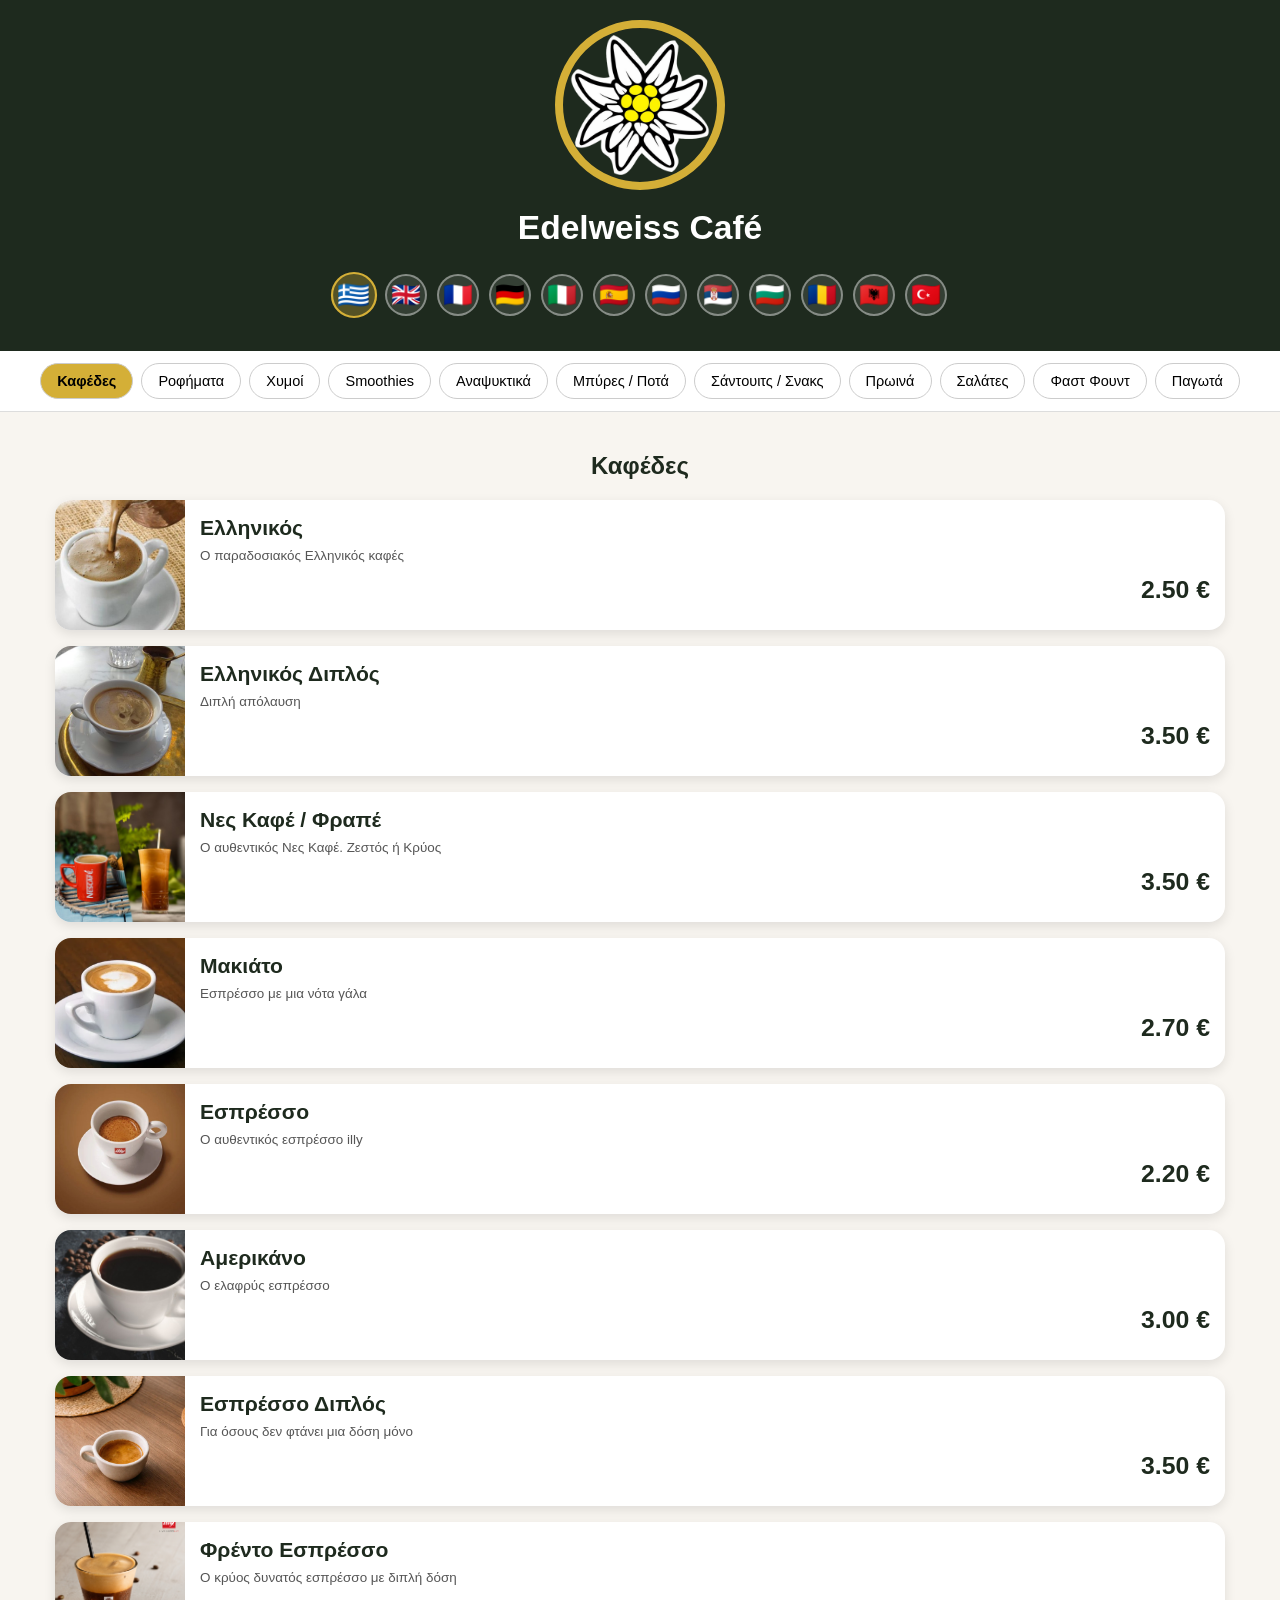
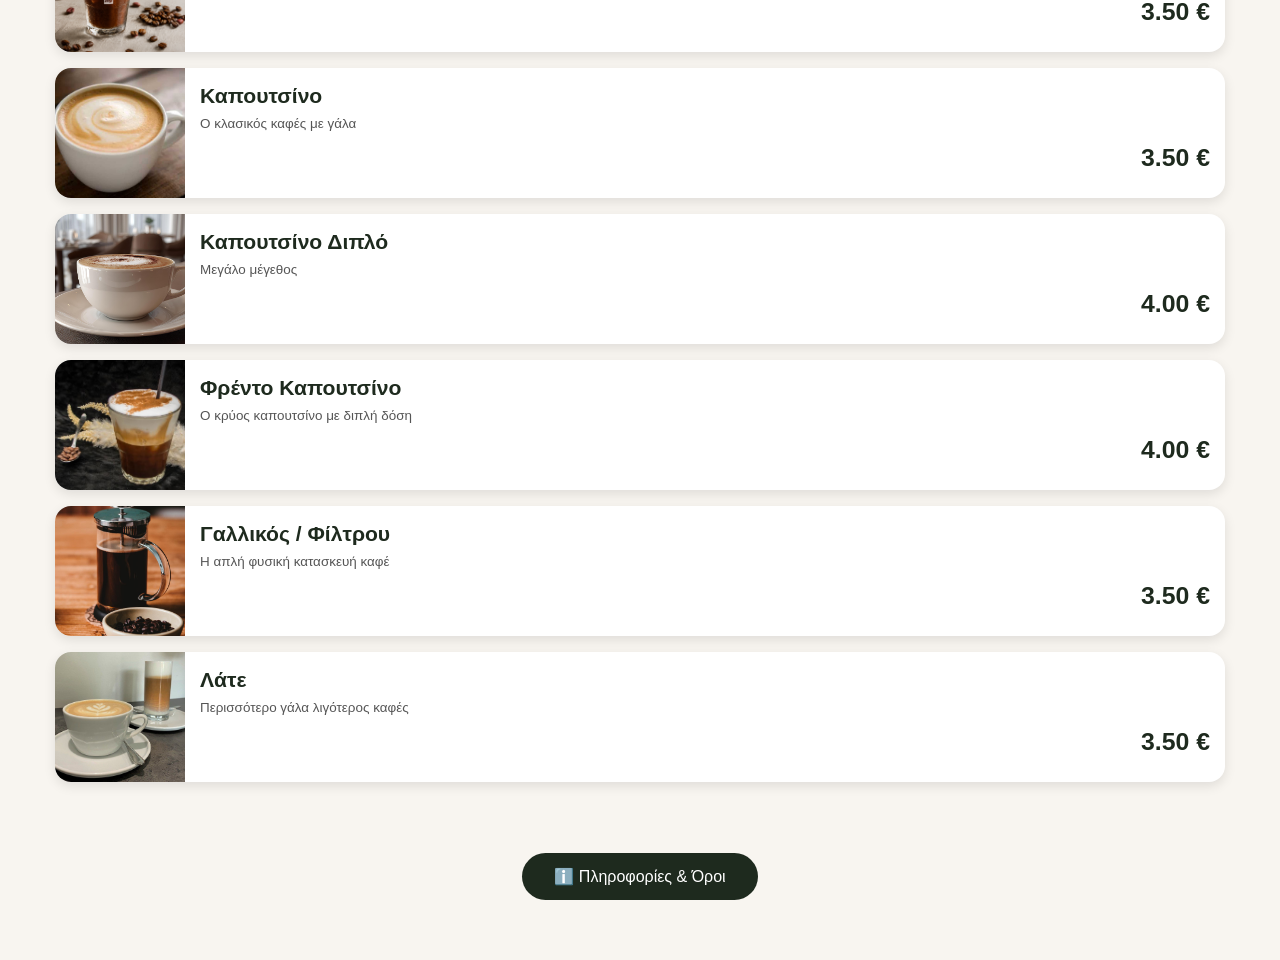
<file: index.html>
<!DOCTYPE html>
<html lang="el">
<head>
  <meta charset="UTF-8">
  <meta name="viewport" content="width=device-width, initial-scale=1.0">
  <title>Edelweiss Café • Menu</title>
  <style>
    :root { --primary: #1e2a1e; --accent: #d4af37; --light: #f8f5f0; }
    * { margin: 0; padding: 0; box-sizing: border-box; }
    body { font-family: Arial, sans-serif; background: var(--light); color: #333; }

    header { 
      background: var(--primary); 
      color: white; 
      text-align: center; 
      padding: 20px 10px 15px; 
    }
    .logo { 
      width: 170px; 
      height: 170px; 
      border-radius: 50%; 
      border: 8px solid var(--accent); 
      margin-bottom: 15px; 
    }
    h1 { margin-bottom: 15px; font-size: 2.1em; }

    .lang-buttons {
      display: flex;
      justify-content: center;
      flex-wrap: wrap;
      gap: 10px;
      padding: 12px 10px 20px;
      background: var(--primary);
    }
    .lang-btn {
      font-size: 24px;
      width: 42px;
      height: 42px;
      display: flex;
      align-items: center;
      justify-content: center;
      border: 2px solid rgba(255,255,255,0.4);
      border-radius: 50%;
      cursor: pointer;
      background: rgba(255,255,255,0.1);
    }
    .lang-btn.active {
      border-color: var(--accent);
      background: rgba(212,175,55,0.3);
      transform: scale(1.1);
    }

    .categories { 
      display: flex; 
      flex-wrap: wrap; 
      gap: 8px; 
      justify-content: center; 
      padding: 12px 10px; 
      background: white; 
      border-bottom: 1px solid #ddd;
    }
    .cat-btn { 
      padding: 9px 16px; 
      border: 1px solid #ccc; 
      background: white; 
      border-radius: 30px; 
      cursor: pointer; 
      font-size: 14.5px;
      white-space: nowrap;
    }
    .cat-btn.active { 
      background: var(--accent); 
      color: black; 
      font-weight: bold; 
    }

    .products { padding: 15px; max-width: 1200px; margin: 0 auto; }
    .product {
      display: flex; 
      background: white; 
      margin-bottom: 16px; 
      border-radius: 16px; 
      overflow: hidden; 
      box-shadow: 0 4px 12px rgba(0,0,0,0.1);
    }
    .product img { width: 130px; height: 130px; object-fit: cover; }
    .product-info { padding: 15px; flex: 1; }
    
    .product-name { 
      font-size: 1.32em !important; 
      font-weight: 700 !important; 
      margin-bottom: 6px; 
      color: #1e2a1e;
      line-height: 1.25;
    }
    .product-desc { 
      color: #555; 
      font-size: 0.84em !important; 
      margin-bottom: 10px; 
      line-height: 1.4; 
    }
    .price { 
      font-size: 1.55em; 
      font-weight: bold; 
      color: var(--primary); 
      text-align: right; 
    }

    .info-section {
      text-align: center;
      padding: 40px 15px 60px;
    }
    .info-btn {
      padding: 14px 32px;
      background: #1e2a1e;
      color: white;
      border: none;
      border-radius: 30px;
      font-size: 16px;
      cursor: pointer;
    }

    /* Modal styling */
    .hidden {
      display: none !important;
    }
    .fixed {
      position: fixed;
    }
    .inset-0 {
      top: 0;
      right: 0;
      bottom: 0;
      left: 0;
    }
    .bg-black\/70 {
      background-color: rgba(0,0,0,0.7);
    }
    .flex {
      display: flex;
    }
    .items-center {
      align-items: center;
    }
    .justify-center {
      justify-content: center;
    }
    .z-\[100\] {
      z-index: 100;
    }
    .rounded-3xl {
      border-radius: 1.5rem;
    }
    .p-7 {
      padding: 1.75rem;
    }
    .max-h-\[85vh\] {
      max-height: 85vh;
    }
    .overflow-auto {
      overflow: auto;
    }
    .bg-white {
      background-color: white;
    }
    .w-full {
      width: 100%;
    }
    .max-w-lg {
      max-width: 32rem;
    }
    .mx-4 {
      margin-left: 1rem;
      margin-right: 1rem;
    }
    .text-2xl {
      font-size: 1.5rem;
    }
    .font-bold {
      font-weight: 700;
    }
    .mb-6 {
      margin-bottom: 1.5rem;
    }
    .text-center {
      text-align: center;
    }
    .text-gray-800 {
      color: #1f2937;
    }
    .space-y-6 > * + * {
      margin-top: 1.5rem;
    }
    .text-\[15px\] {
      font-size: 15px;
    }
    .leading-relaxed {
      line-height: 1.625;
    }
    .text-gray-700 {
      color: #374151;
    }
    .relative {
      position: relative;
    }
    .close-x {
      position: absolute;
      top: 16px;
      right: 20px;
      font-size: 28px;
      cursor: pointer;
      background: none;
      border: none;
      font-weight: bold;
      color: #555;
    }
    .close-x:hover {
      color: black;
    }
  </style>
</head>
<body>
  <header>
    <img src="logo.png" alt="Edelweiss Café" class="logo">
    <h1>Edelweiss Café</h1>
    <div class="lang-buttons" id="langButtons"></div>
  </header>

  <div class="categories" id="categories"></div>
  <div class="products" id="products"></div>

  <!-- Κουμπί Πληροφορίες - μόνο για άνοιγμα -->
  <div class="info-section">
    <button onclick="openInfo()" class="info-btn">ℹ️ Πληροφορίες &amp; Όροι</button>
  </div>

  <!-- Info Modal με κουμπί κλεισίματος (Χ) -->
  <div id="infoModal" class="hidden fixed inset-0 bg-black/70 flex items-center justify-center z-[100]" onclick="closeInfoOnBackground(event)">
    <div class="bg-white w-full max-w-lg mx-4 rounded-3xl p-7 max-h-[85vh] overflow-auto relative">
      <button class="close-x" onclick="closeInfo()">✖</button>
      <h2 class="text-2xl font-bold mb-6 text-center text-gray-800">Νομικές Πληροφορίες &amp; Όροι</h2>
      <div id="infoContent" class="space-y-6 text-[15px] leading-relaxed text-gray-700"></div>
    </div>
  </div>

  <script>
    let currentLang = 'el';
    let currentCategory = null;
    let menuData = { categories: [], products: [] };

    const flags = {
      el: "🇬🇷", en: "🇬🇧", fr: "🇫🇷", de: "🇩🇪", it: "🇮🇹", es: "🇪🇸",
      ru: "🇷🇺", sr: "🇷🇸", bg: "🇧🇬", ro: "🇷🇴", sq: "🇦🇱", tr: "🇹🇷"
    };

    async function loadMenu() {
      try {
        const res = await fetch('menu.json?' + Date.now());
        menuData = await res.json();
        renderLanguages();
        renderCategories();
        if (menuData.categories.length > 0) showCategory(menuData.categories[0].id);
      } catch(e) { console.error(e); }
    }

    function renderLanguages() {
      const container = document.getElementById('langButtons');
      container.innerHTML = '';
      Object.keys(flags).forEach(lang => {
        const btn = document.createElement('button');
        btn.className = `lang-btn ${lang === currentLang ? 'active' : ''}`;
        btn.innerHTML = flags[lang];
        btn.onclick = () => { 
          currentLang = lang; 
          renderLanguages(); 
          renderCategories(); 
          if (currentCategory) showCategory(currentCategory); 
        };
        container.appendChild(btn);
      });
    }

    function renderCategories() {
      const container = document.getElementById('categories');
      container.innerHTML = '';
      menuData.categories.forEach(cat => {
        const btn = document.createElement('button');
        btn.className = `cat-btn ${cat.id === currentCategory ? 'active' : ''}`;
        btn.textContent = cat.name[currentLang] || cat.name.el;
        btn.onclick = () => showCategory(cat.id);
        container.appendChild(btn);
      });
    }

    function showCategory(catId) {
      currentCategory = catId;
      renderCategories();
      const container = document.getElementById('products');
      const cat = menuData.categories.find(c => c.id === catId);
      container.innerHTML = `<h2 style="text-align:center; margin:25px 0 20px; color:#1e2a1e;">${cat.name[currentLang] || cat.name.el}</h2>`;

      const filtered = menuData.products.filter(p => p.category === catId);

      if (filtered.length === 0) {
        container.innerHTML += `<p style="text-align:center; padding:60px; color:#666;">Δεν υπάρχουν προϊόντα ακόμα.</p>`;
        return;
      }

      filtered.forEach(product => {
        const div = document.createElement('div');
        div.className = 'product';
        div.innerHTML = `
          <img src="${product.image}" alt="">
          <div class="product-info">
            <div class="product-name">${product.name[currentLang] || product.name.el}</div>
            <div class="product-desc">${product.description ? (product.description[currentLang] || product.description.el || '') : ''}</div>
            <div class="price">${product.price.toFixed(2)} €</div>
          </div>
        `;
        container.appendChild(div);
      });
    }

    // Άνοιγμα modal (μόνο αν είναι κλειστό)
    function openInfo() {
      const modal = document.getElementById("infoModal");
      if (modal.classList.contains("hidden")) {
        const content = document.getElementById("infoContent");
        if (currentLang === "el") {
          content.innerHTML = `
            <p><strong>Απαγόρευση κατανάλωσης αλκοόλ:</strong> Απαγορεύεται η πώληση και κατανάλωση αλκοολούχων ποτών σε άτομα κάτω των 18 ετών.</p>
            <p><strong>Αλλεργιογόνα:</strong> Τα προϊόντα μας ενδέχεται να περιέχουν αλλεργιογόνα. Παρακαλούμε ενημερώστε το προσωπικό για τυχόν αλλεργίες.</p>
            <p><strong>ΦΠΑ &amp; Φόροι:</strong> Οι αναγραφόμενες τιμές περιλαμβάνουν ΦΠΑ και Δημοτικό Φόρο.</p>
            <p><strong>Αλλαγή τιμών:</strong> Το κατάστημα διατηρεί το δικαίωμα αλλαγής τιμών χωρίς προηγούμενη ειδοποίηση.</p>
            <p><strong>Παραστατικά:</strong> Ο πελάτης δεν υποχρεούται να πληρώσει εάν δεν λάβει νόμιμο παραστατικό (απόδειξη ή τιμολόγιο).</p>
          `;
        } else {
          content.innerHTML = `
            <p><strong>Alcohol restriction:</strong> Alcoholic beverages are not allowed to be supplied to persons under 18 years of age.</p>
            <p><strong>Allergens:</strong> Our products may contain allergens. Please inform the staff of any allergies.</p>
            <p><strong>VAT &amp; Taxes:</strong> All listed prices include VAT and Municipality Tax.</p>
            <p><strong>Price changes:</strong> The establishment reserves the right to change prices without prior notice.</p>
            <p><strong>Receipt:</strong> The customer is not obliged to pay if a legal receipt or invoice is not issued.</p>
          `;
        }
        modal.classList.remove("hidden");
      }
    }

    // Κλείσιμο modal
    function closeInfo() {
      document.getElementById("infoModal").classList.add("hidden");
    }

    // Κλείσιμο αν πατήσει κανείς στο σκούρο background (έξω από το λευκό πλαίσιο)
    function closeInfoOnBackground(event) {
      // Αν ο στόχος του click είναι το ίδιο το overlay (το div με την κλάση bg-black/70), τότε κλείσε
      if (event.target === event.currentTarget) {
        closeInfo();
      }
    }

    loadMenu();
  </script>
</body>
</html>
</file>
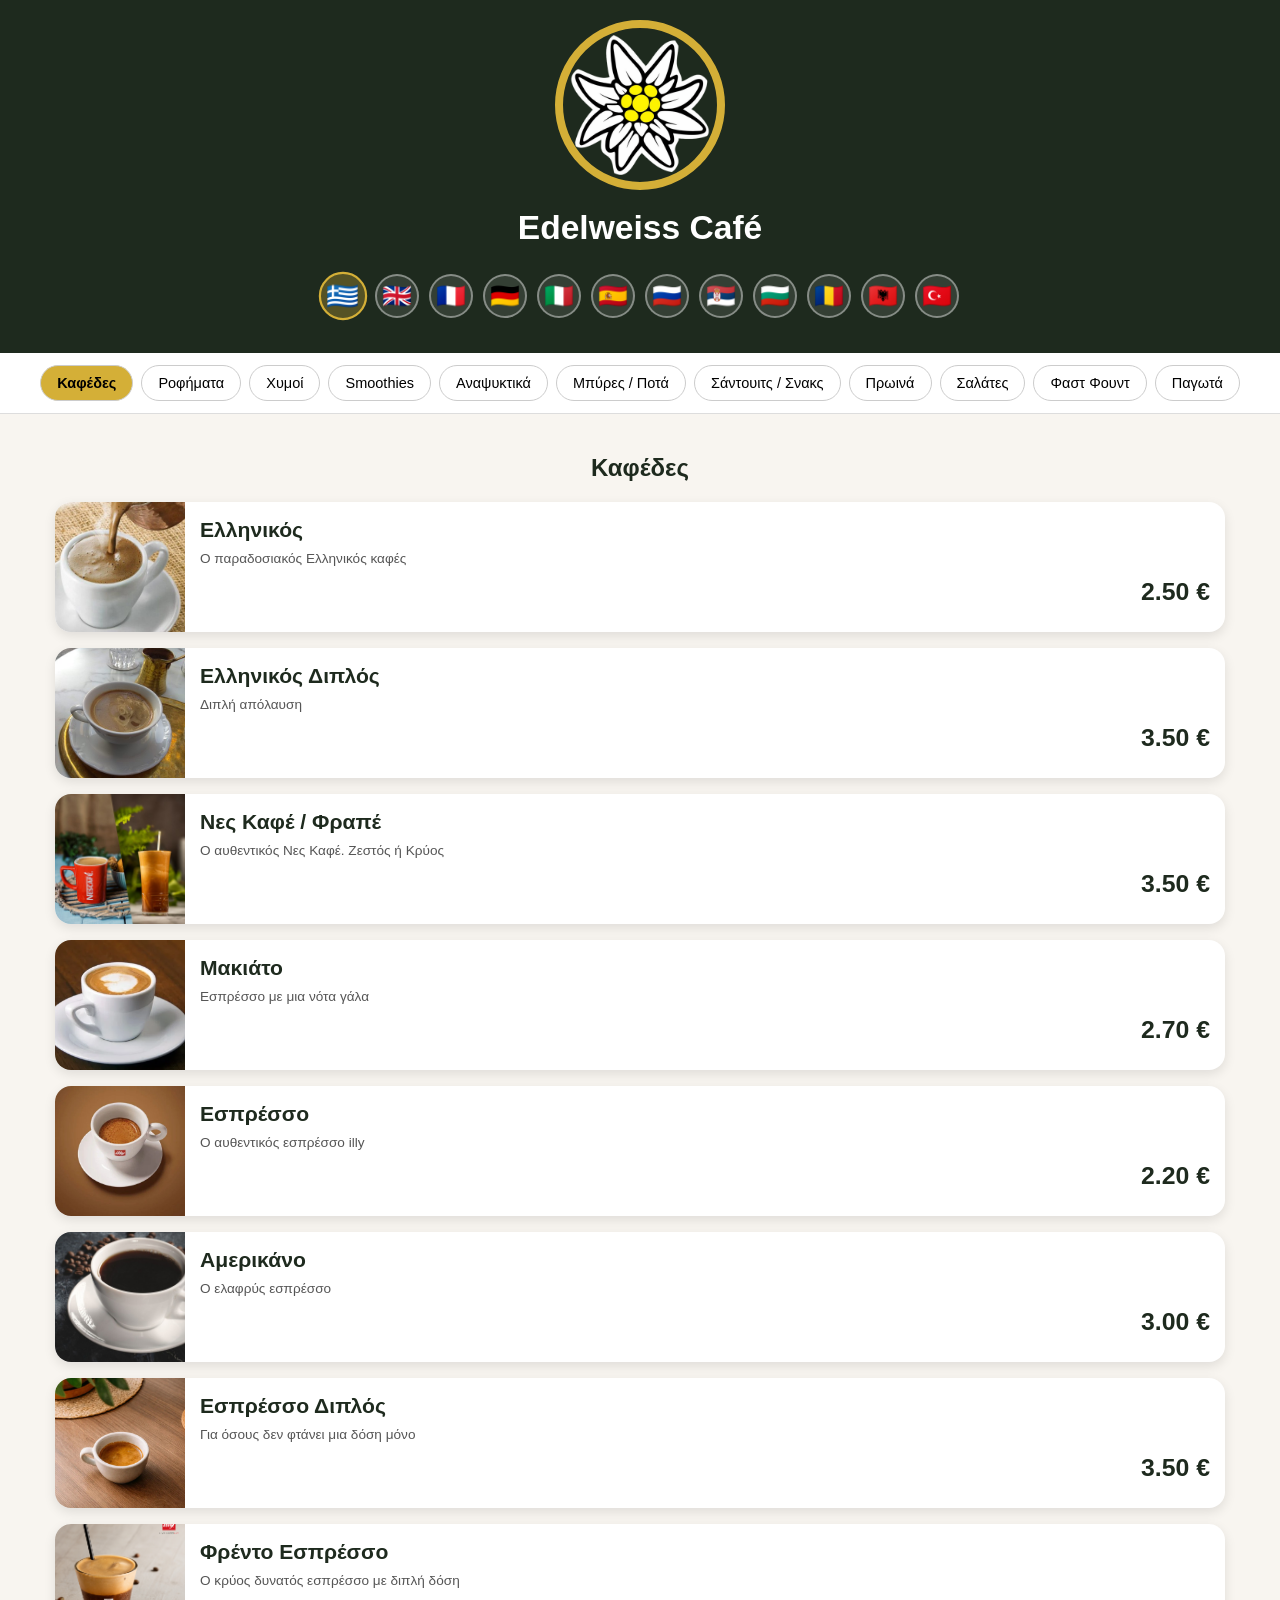
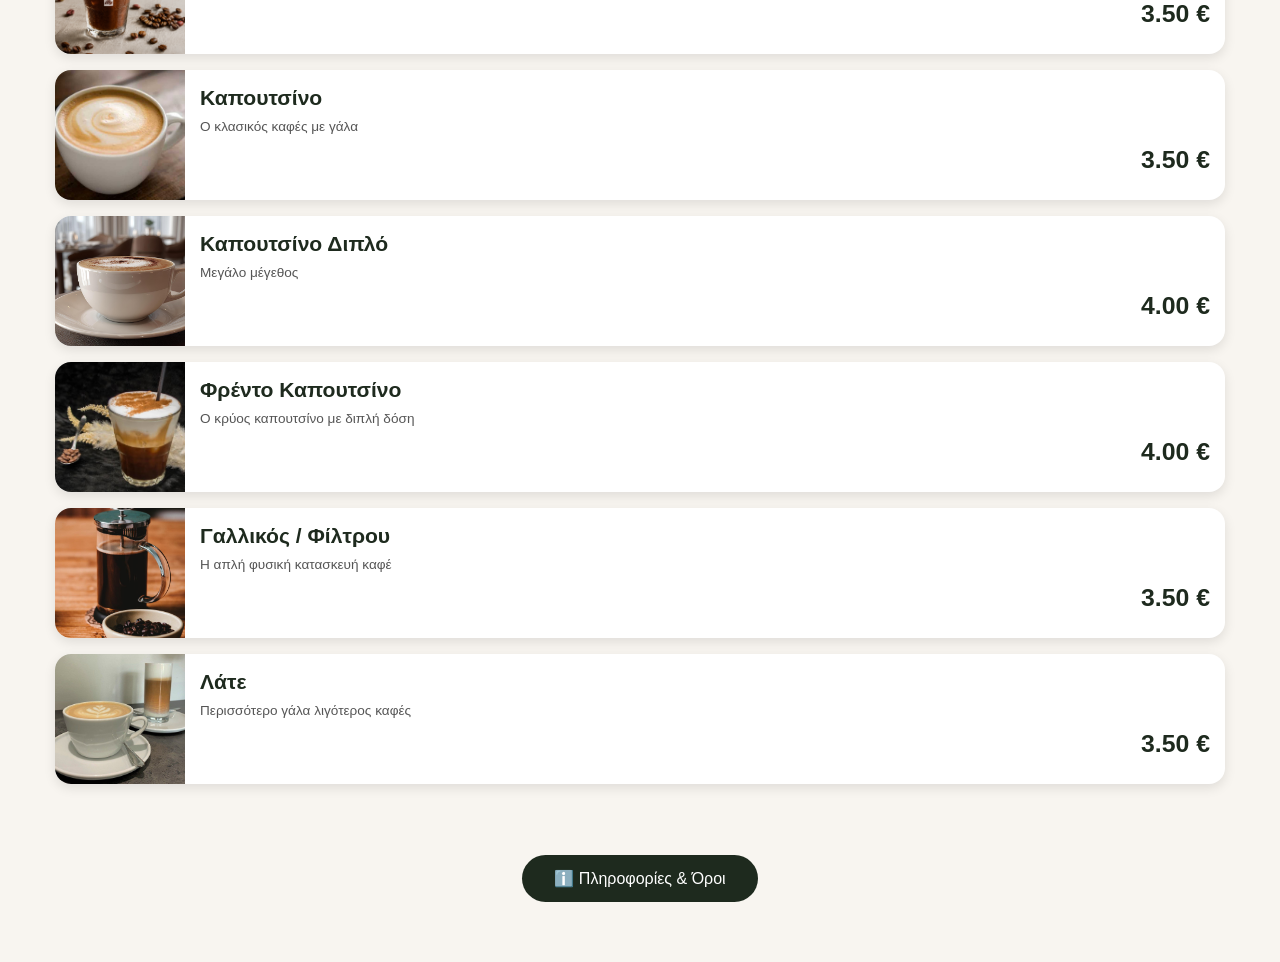
<file: indexDeep.html>
<!DOCTYPE html>
<html lang="el">
<head>
  <meta charset="UTF-8">
  <meta name="viewport" content="width=device-width, initial-scale=1.0, viewport-fit=cover">
  <title>Edelweiss Café • Menu</title>
  <style>
    :root { --primary: #1e2a1e; --accent: #d4af37; --light: #f8f5f0; }
    * { margin: 0; padding: 0; box-sizing: border-box; }
    body { font-family: Arial, sans-serif; background: var(--light); color: #333; }

    header { 
      background: var(--primary); 
      color: white; 
      text-align: center; 
      padding: 20px 10px 15px; 
    }
    .logo { 
      width: 170px; 
      height: 170px; 
      border-radius: 50%; 
      border: 8px solid var(--accent); 
      margin-bottom: 15px; 
    }
    h1 { margin-bottom: 15px; font-size: 2.1em; }

    /* Γλωσσικά κουμπιά */
    .lang-buttons {
      display: flex;
      justify-content: center;
      flex-wrap: wrap;
      gap: 10px;
      padding: 12px 10px 20px;
      background: var(--primary);
    }
    .lang-btn {
      font-size: 24px;
      width: 44px;
      height: 44px;
      display: flex;
      align-items: center;
      justify-content: center;
      border: 2px solid rgba(255,255,255,0.4);
      border-radius: 50%;
      cursor: pointer;
      background: rgba(255,255,255,0.1);
      transition: 0.2s;
      min-height: 44px;
    }
    .lang-btn.active {
      border-color: var(--accent);
      background: rgba(212,175,55,0.3);
      transform: scale(1.1);
    }

    /* Κατηγορίες – σε desktop wrap, σε κινητό horizontal scroll */
    .categories { 
      display: flex; 
      flex-wrap: wrap; 
      gap: 8px; 
      justify-content: center; 
      padding: 12px 10px; 
      background: white; 
      border-bottom: 1px solid #ddd;
    }
    .cat-btn { 
      padding: 9px 16px; 
      border: 1px solid #ccc; 
      background: white; 
      border-radius: 30px; 
      cursor: pointer; 
      font-size: 14.5px;
      white-space: nowrap;
      transition: 0.2s;
    }
    .cat-btn.active { 
      background: var(--accent); 
      color: black; 
      font-weight: bold; 
    }

    /* Λίστα προϊόντων */
    .products { padding: 15px; max-width: 1200px; margin: 0 auto; }
    .product {
      display: flex; 
      background: white; 
      margin-bottom: 16px; 
      border-radius: 16px; 
      overflow: hidden; 
      box-shadow: 0 4px 12px rgba(0,0,0,0.1);
      transition: transform 0.2s;
    }
    .product img { 
      width: 130px; 
      height: 130px; 
      object-fit: cover; 
      display: block;
    }
    .product-info { padding: 15px; flex: 1; }
    
    .product-name { 
      font-size: 1.32rem; 
      font-weight: 700; 
      margin-bottom: 6px; 
      color: #1e2a1e;
      line-height: 1.25;
    }
    .product-desc { 
      color: #555; 
      font-size: 0.85rem; 
      margin-bottom: 10px; 
      line-height: 1.4; 
    }
    .price { 
      font-size: 1.55rem; 
      font-weight: bold; 
      color: var(--primary); 
      text-align: right; 
    }

    /* Κουμπί πληροφοριών */
    .info-section {
      text-align: center;
      padding: 40px 15px 60px;
    }
    .info-btn {
      padding: 14px 32px;
      background: #1e2a1e;
      color: white;
      border: none;
      border-radius: 30px;
      font-size: 16px;
      cursor: pointer;
      transition: 0.2s;
    }

    /* Modal styling */
    .hidden { display: none !important; }
    .fixed { position: fixed; }
    .inset-0 { top: 0; right: 0; bottom: 0; left: 0; }
    .bg-black\/70 { background-color: rgba(0,0,0,0.7); }
    .flex { display: flex; }
    .items-center { align-items: center; }
    .justify-center { justify-content: center; }
    .z-\[100\] { z-index: 100; }
    .rounded-3xl { border-radius: 1.5rem; }
    .p-7 { padding: 1.75rem; }
    .max-h-\[85vh\] { max-height: 85vh; }
    .overflow-auto { overflow: auto; }
    .bg-white { background-color: white; }
    .w-full { width: 100%; }
    .max-w-lg { max-width: 32rem; }
    .mx-4 { margin-left: 1rem; margin-right: 1rem; }
    .text-2xl { font-size: 1.5rem; }
    .font-bold { font-weight: 700; }
    .mb-6 { margin-bottom: 1.5rem; }
    .text-center { text-align: center; }
    .text-gray-800 { color: #1f2937; }
    .space-y-6 > * + * { margin-top: 1.5rem; }
    .leading-relaxed { line-height: 1.625; }
    .text-gray-700 { color: #374151; }
    .relative { position: relative; }
    .close-x {
      position: absolute;
      top: 16px;
      right: 20px;
      font-size: 28px;
      cursor: pointer;
      background: none;
      border: none;
      font-weight: bold;
      color: #555;
      padding: 8px;
      line-height: 1;
      z-index: 10;
    }
    .close-x:hover { color: black; }

    /* ===== ΚΙΝΗΤΑ (max-width: 640px) ===== */
    @media (max-width: 640px) {
      /* Προϊόντα σε κατακόρυφη διάταξη */
      .product {
        flex-direction: column;
      }
      .product img {
        width: 100%;
        height: auto;
        max-height: 180px;
        object-fit: cover;
      }
      .product-info {
        padding: 14px;
      }
      .product-name {
        font-size: 1.25rem !important;
      }
      .product-desc {
        font-size: 0.9rem !important;
      }
      .price {
        text-align: left;
        margin-top: 8px;
        font-size: 1.4rem;
      }
      
      /* Οριζόντια κύλιση κατηγοριών */
      .categories {
        flex-wrap: nowrap;
        overflow-x: auto;
        justify-content: flex-start;
        gap: 10px;
        padding-bottom: 12px;
        -webkit-overflow-scrolling: touch;
        scrollbar-width: thin;
      }
      .cat-btn {
        flex: 0 0 auto;
        padding: 10px 18px;
        font-size: 15px;
        min-height: 44px;
      }
      
      /* Γλωσσικά κουμπιά μεγαλύτερα */
      .lang-btn {
        width: 48px;
        height: 48px;
        font-size: 26px;
      }
      
      /* Κουμπί πληροφοριών πλήρους πλάτους */
      .info-btn {
        width: 85%;
        font-size: 18px;
        padding: 16px;
      }
      
      /* Modal προσαρμογή */
      .p-7 {
        padding: 1.25rem;
      }
      .close-x {
        top: 12px;
        right: 16px;
        font-size: 32px;
        padding: 8px 10px;
      }
      .text-2xl {
        font-size: 1.4rem;
      }
    }

    /* μικρή βελτίωση για tablet (προαιρετική – δεν αλλάζει την υπάρχουσα δομή) */
    @media (min-width: 641px) and (max-width: 1024px) {
      .product img {
        width: 120px;
        height: 120px;
      }
      .product-name {
        font-size: 1.28rem;
      }
    }
  </style>
</head>
<body>
  <header>
    <img src="logo.png" alt="Edelweiss Café" class="logo">
    <h1>Edelweiss Café</h1>
    <div class="lang-buttons" id="langButtons"></div>
  </header>

  <div class="categories" id="categories"></div>
  <div class="products" id="products"></div>

  <div class="info-section">
    <button onclick="openInfo()" class="info-btn">ℹ️ Πληροφορίες &amp; Όροι</button>
  </div>

  <!-- Modal πληροφοριών με κουμπί κλεισίματος (Χ) και κλείσιμο στο background -->
  <div id="infoModal" class="hidden fixed inset-0 bg-black/70 flex items-center justify-center z-[100]" onclick="closeInfoOnBackground(event)">
    <div class="bg-white w-full max-w-lg mx-4 rounded-3xl p-7 max-h-[85vh] overflow-auto relative">
      <button class="close-x" onclick="closeInfo()">✖</button>
      <h2 class="text-2xl font-bold mb-6 text-center text-gray-800">Νομικές Πληροφορίες &amp; Όροι</h2>
      <div id="infoContent" class="space-y-6 leading-relaxed text-gray-700"></div>
    </div>
  </div>

  <script>
    let currentLang = 'el';
    let currentCategory = null;
    let menuData = { categories: [], products: [] };

    const flags = {
      el: "🇬🇷", en: "🇬🇧", fr: "🇫🇷", de: "🇩🇪", it: "🇮🇹", es: "🇪🇸",
      ru: "🇷🇺", sr: "🇷🇸", bg: "🇧🇬", ro: "🇷🇴", sq: "🇦🇱", tr: "🇹🇷"
    };

    async function loadMenu() {
      try {
        const res = await fetch('menu.json?' + Date.now());
        menuData = await res.json();
        renderLanguages();
        renderCategories();
        if (menuData.categories.length > 0) showCategory(menuData.categories[0].id);
      } catch(e) { console.error('Σφάλμα φόρτωσης menu.json:', e); }
    }

    function renderLanguages() {
      const container = document.getElementById('langButtons');
      container.innerHTML = '';
      Object.keys(flags).forEach(lang => {
        const btn = document.createElement('button');
        btn.className = `lang-btn ${lang === currentLang ? 'active' : ''}`;
        btn.innerHTML = flags[lang];
        btn.onclick = () => { 
          currentLang = lang; 
          renderLanguages(); 
          renderCategories(); 
          if (currentCategory) showCategory(currentCategory); 
        };
        container.appendChild(btn);
      });
    }

    function renderCategories() {
      const container = document.getElementById('categories');
      container.innerHTML = '';
      if (!menuData.categories) return;
      menuData.categories.forEach(cat => {
        const btn = document.createElement('button');
        btn.className = `cat-btn ${cat.id === currentCategory ? 'active' : ''}`;
        btn.textContent = cat.name[currentLang] || cat.name.el;
        btn.onclick = () => showCategory(cat.id);
        container.appendChild(btn);
      });
    }

    function showCategory(catId) {
      currentCategory = catId;
      renderCategories();
      const container = document.getElementById('products');
      const cat = menuData.categories.find(c => c.id === catId);
      if (!cat) return;
      container.innerHTML = `<h2 style="text-align:center; margin:25px 0 20px; color:#1e2a1e;">${cat.name[currentLang] || cat.name.el}</h2>`;

      const filtered = menuData.products.filter(p => p.category === catId);

      if (filtered.length === 0) {
        container.innerHTML += `<p style="text-align:center; padding:60px; color:#666;">Δεν υπάρχουν προϊόντα ακόμα.</p>`;
        return;
      }

      filtered.forEach(product => {
        const div = document.createElement('div');
        div.className = 'product';
        div.innerHTML = `
          <img src="${product.image}" alt="${product.name[currentLang] || product.name.el}" loading="lazy">
          <div class="product-info">
            <div class="product-name">${product.name[currentLang] || product.name.el}</div>
            <div class="product-desc">${product.description ? (product.description[currentLang] || product.description.el || '') : ''}</div>
            <div class="price">${product.price.toFixed(2)} €</div>
          </div>
        `;
        container.appendChild(div);
      });
    }

    // Άνοιγμα modal (μόνο αν είναι κλειστό)
    function openInfo() {
      const modal = document.getElementById("infoModal");
      if (modal.classList.contains("hidden")) {
        const content = document.getElementById("infoContent");
        if (currentLang === "el") {
          content.innerHTML = `
            <p><strong>Απαγόρευση κατανάλωσης αλκοόλ:</strong> Απαγορεύεται η πώληση και κατανάλωση αλκοολούχων ποτών σε άτομα κάτω των 18 ετών.</p>
            <p><strong>Αλλεργιογόνα:</strong> Τα προϊόντα μας ενδέχεται να περιέχουν αλλεργιογόνα. Παρακαλούμε ενημερώστε το προσωπικό για τυχόν αλλεργίες.</p>
            <p><strong>ΦΠΑ &amp; Φόροι:</strong> Οι αναγραφόμενες τιμές περιλαμβάνουν ΦΠΑ και Δημοτικό Φόρο.</p>
            <p><strong>Αλλαγή τιμών:</strong> Το κατάστημα διατηρεί το δικαίωμα αλλαγής τιμών χωρίς προηγούμενη ειδοποίηση.</p>
            <p><strong>Παραστατικά:</strong> Ο πελάτης δεν υποχρεούται να πληρώσει εάν δεν λάβει νόμιμο παραστατικό (απόδειξη ή τιμολόγιο).</p>
          `;
        } else {
          content.innerHTML = `
            <p><strong>Alcohol restriction:</strong> Alcoholic beverages are not allowed to be supplied to persons under 18 years of age.</p>
            <p><strong>Allergens:</strong> Our products may contain allergens. Please inform the staff of any allergies.</p>
            <p><strong>VAT &amp; Taxes:</strong> All listed prices include VAT and Municipality Tax.</p>
            <p><strong>Price changes:</strong> The establishment reserves the right to change prices without prior notice.</p>
            <p><strong>Receipt:</strong> The customer is not obliged to pay if a legal receipt or invoice is not issued.</p>
          `;
        }
        modal.classList.remove("hidden");
      }
    }

    function closeInfo() {
      document.getElementById("infoModal").classList.add("hidden");
    }

    function closeInfoOnBackground(event) {
      if (event.target === event.currentTarget) {
        closeInfo();
      }
    }

    loadMenu();
  </script>
</body>
</html>
</file>
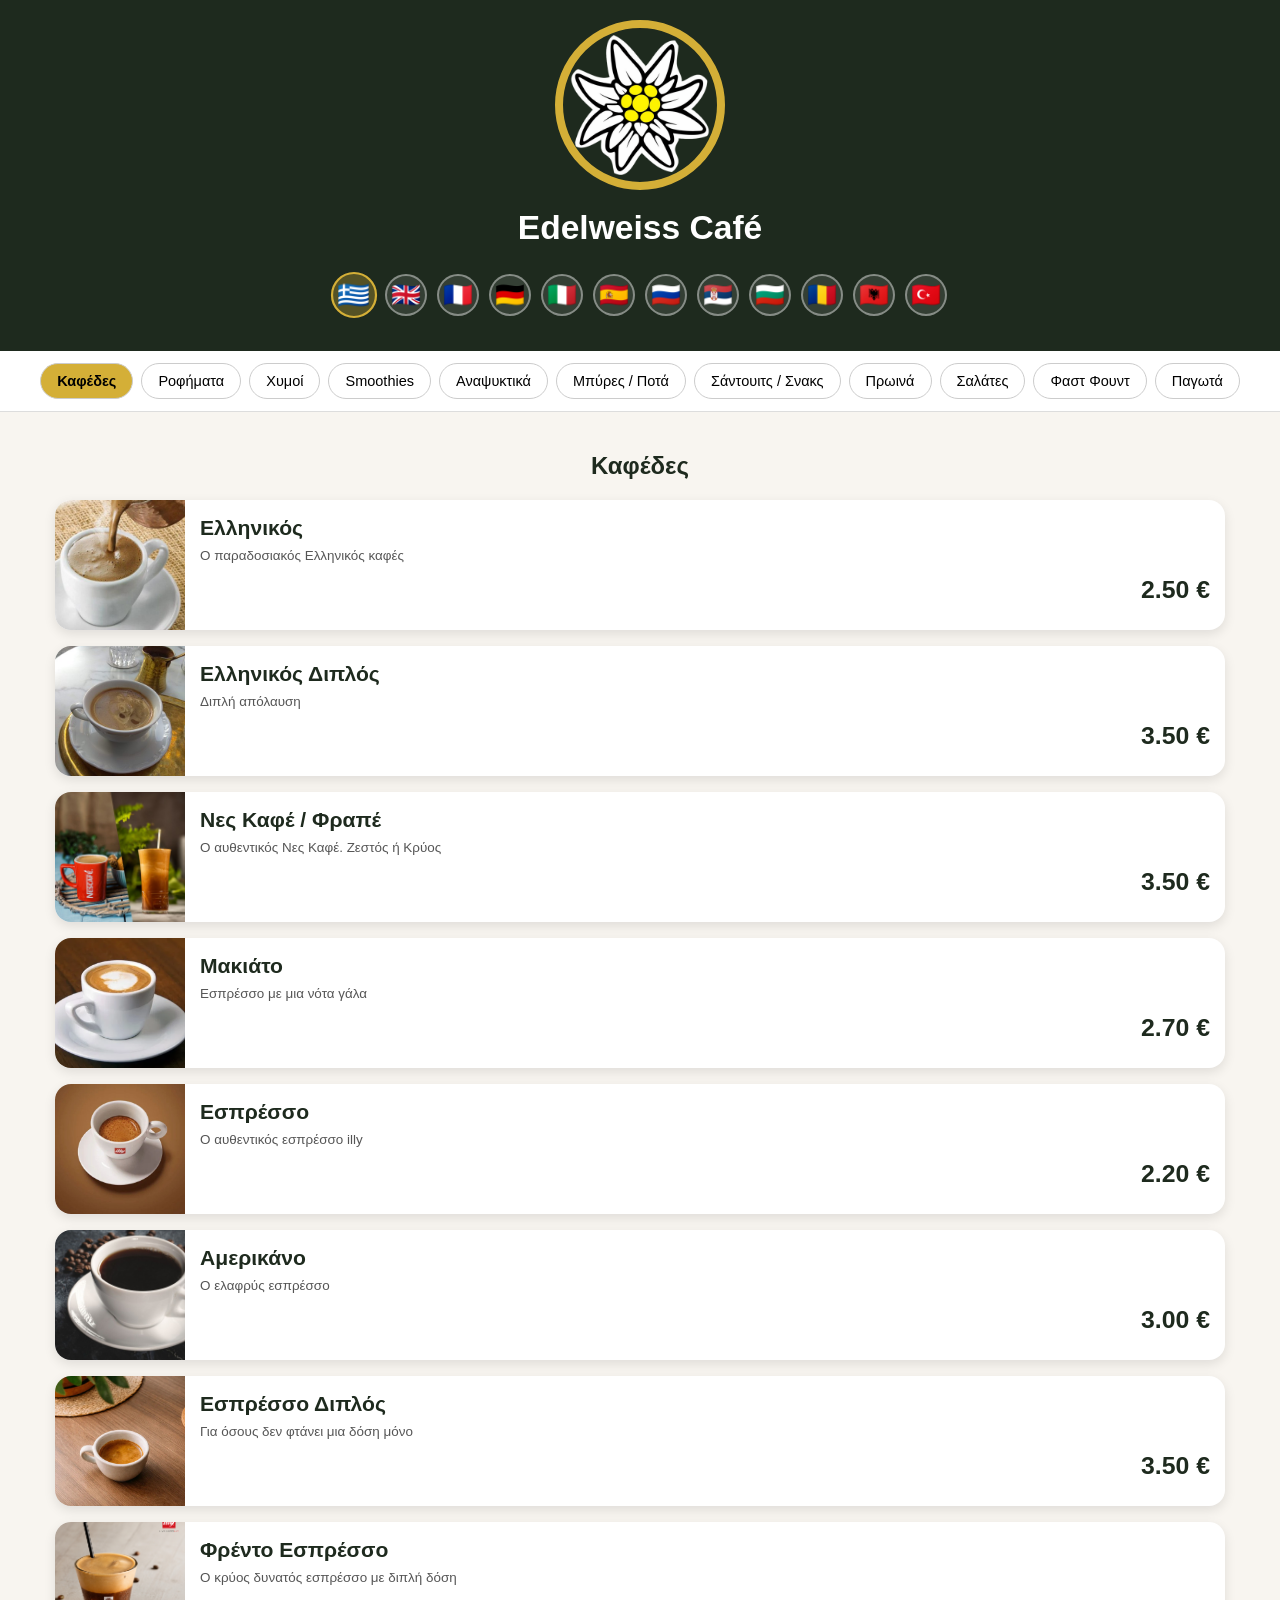
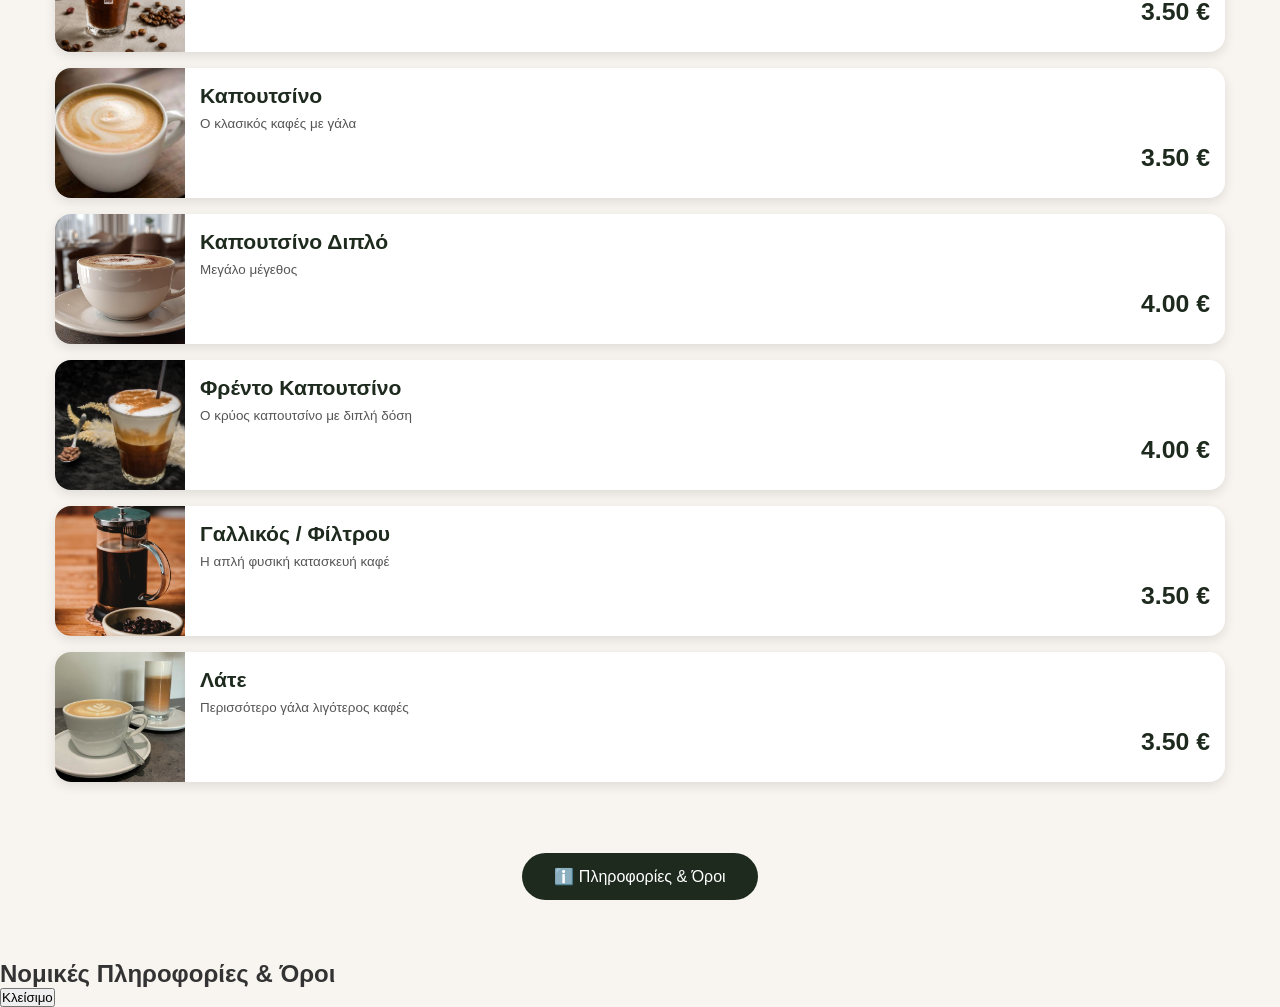
<file: indexGrok.html>
<!DOCTYPE html>
<html lang="el">
<head>
  <meta charset="UTF-8">
  <meta name="viewport" content="width=device-width, initial-scale=1.0">
  <title>Edelweiss Café • Menu</title>
  <style>
    :root { --primary: #1e2a1e; --accent: #d4af37; --light: #f8f5f0; }
    * { margin: 0; padding: 0; box-sizing: border-box; }
    body { font-family: Arial, sans-serif; background: var(--light); color: #333; }

    header { 
      background: var(--primary); 
      color: white; 
      text-align: center; 
      padding: 20px 10px 15px; 
    }
    .logo { 
      width: 170px; 
      height: 170px; 
      border-radius: 50%; 
      border: 8px solid var(--accent); 
      margin-bottom: 15px; 
    }
    h1 { margin-bottom: 15px; font-size: 2.1em; }

    .lang-buttons {
      display: flex;
      justify-content: center;
      flex-wrap: wrap;
      gap: 10px;
      padding: 12px 10px 20px;
      background: var(--primary);
    }
    .lang-btn {
      font-size: 24px;
      width: 42px;
      height: 42px;
      display: flex;
      align-items: center;
      justify-content: center;
      border: 2px solid rgba(255,255,255,0.4);
      border-radius: 50%;
      cursor: pointer;
      background: rgba(255,255,255,0.1);
    }
    .lang-btn.active {
      border-color: var(--accent);
      background: rgba(212,175,55,0.3);
      transform: scale(1.1);
    }

    .categories { 
      display: flex; 
      flex-wrap: wrap; 
      gap: 8px; 
      justify-content: center; 
      padding: 12px 10px; 
      background: white; 
      border-bottom: 1px solid #ddd;
    }
    .cat-btn { 
      padding: 9px 16px; 
      border: 1px solid #ccc; 
      background: white; 
      border-radius: 30px; 
      cursor: pointer; 
      font-size: 14.5px;
      white-space: nowrap;
    }
    .cat-btn.active { 
      background: var(--accent); 
      color: black; 
      font-weight: bold; 
    }

    .products { padding: 15px; max-width: 1200px; margin: 0 auto; }
    .product {
      display: flex; 
      background: white; 
      margin-bottom: 16px; 
      border-radius: 16px; 
      overflow: hidden; 
      box-shadow: 0 4px 12px rgba(0,0,0,0.1);
    }
    .product img { width: 130px; height: 130px; object-fit: cover; }
    .product-info { padding: 15px; flex: 1; }
    
    .product-name { 
      font-size: 1.32em !important; 
      font-weight: 700 !important; 
      margin-bottom: 6px; 
      color: #1e2a1e;
      line-height: 1.25;
    }
    .product-desc { 
      color: #555; 
      font-size: 0.84em !important; 
      margin-bottom: 10px; 
      line-height: 1.4; 
    }
    .price { 
      font-size: 1.55em; 
      font-weight: bold; 
      color: var(--primary); 
      text-align: right; 
    }

    .info-section {
      text-align: center;
      padding: 40px 15px 60px;
    }
    .info-btn {
      padding: 14px 32px;
      background: #1e2a1e;
      color: white;
      border: none;
      border-radius: 30px;
      font-size: 16px;
      cursor: pointer;
    }
  </style>
</head>
<body>
  <header>
    <img src="logo.png" alt="Edelweiss Café" class="logo">
    <h1>Edelweiss Café</h1>
    <div class="lang-buttons" id="langButtons"></div>
  </header>

  <div class="categories" id="categories"></div>
  <div class="products" id="products"></div>

  <!-- Κουμπί Πληροφορίες -->
  <div class="info-section">
    <button onclick="toggleInfo()" class="info-btn">ℹ️ Πληροφορίες &amp; Όροι</button>
  </div>

  <!-- Info Modal -->
  <div id="infoModal" class="hidden fixed inset-0 bg-black/70 flex items-center justify-center z-[100]">
    <div class="bg-white w-full max-w-lg mx-4 rounded-3xl p-7 max-h-[85vh] overflow-auto">
      <h2 class="text-2xl font-bold mb-6 text-center text-gray-800">Νομικές Πληροφορίες &amp; Όροι</h2>
      
      <div id="infoContent" class="space-y-6 text-[15px] leading-relaxed text-gray-700"></div>

      <button onclick="toggleInfo()" 
              class="mt-10 w-full bg-gray-200 hover:bg-gray-300 py-4 rounded-2xl font-semibold text-gray-800">
        Κλείσιμο
      </button>
    </div>
  </div>

  <script>
    let currentLang = 'el';
    let currentCategory = null;
    let menuData = { categories: [], products: [] };

    const flags = {
      el: "🇬🇷", en: "🇬🇧", fr: "🇫🇷", de: "🇩🇪", it: "🇮🇹", es: "🇪🇸",
      ru: "🇷🇺", sr: "🇷🇸", bg: "🇧🇬", ro: "🇷🇴", sq: "🇦🇱", tr: "🇹🇷"
    };

    async function loadMenu() {
      try {
        const res = await fetch('menu.json?' + Date.now());
        menuData = await res.json();
        renderLanguages();
        renderCategories();
        if (menuData.categories.length > 0) showCategory(menuData.categories[0].id);
      } catch(e) { console.error(e); }
    }

    function renderLanguages() {
      const container = document.getElementById('langButtons');
      container.innerHTML = '';
      Object.keys(flags).forEach(lang => {
        const btn = document.createElement('button');
        btn.className = `lang-btn ${lang === currentLang ? 'active' : ''}`;
        btn.innerHTML = flags[lang];
        btn.onclick = () => { 
          currentLang = lang; 
          renderLanguages(); 
          renderCategories(); 
          if (currentCategory) showCategory(currentCategory); 
        };
        container.appendChild(btn);
      });
    }

    function renderCategories() {
      const container = document.getElementById('categories');
      container.innerHTML = '';
      menuData.categories.forEach(cat => {
        const btn = document.createElement('button');
        btn.className = `cat-btn ${cat.id === currentCategory ? 'active' : ''}`;
        btn.textContent = cat.name[currentLang] || cat.name.el;
        btn.onclick = () => showCategory(cat.id);
        container.appendChild(btn);
      });
    }

    function showCategory(catId) {
      currentCategory = catId;
      renderCategories();
      const container = document.getElementById('products');
      const cat = menuData.categories.find(c => c.id === catId);
      container.innerHTML = `<h2 style="text-align:center; margin:25px 0 20px; color:#1e2a1e;">${cat.name[currentLang] || cat.name.el}</h2>`;

      const filtered = menuData.products.filter(p => p.category === catId);

      if (filtered.length === 0) {
        container.innerHTML += `<p style="text-align:center; padding:60px; color:#666;">Δεν υπάρχουν προϊόντα ακόμα.</p>`;
        return;
      }

      filtered.forEach(product => {
        const div = document.createElement('div');
        div.className = 'product';
        div.innerHTML = `
          <img src="${product.image}" alt="">
          <div class="product-info">
            <div class="product-name">${product.name[currentLang] || product.name.el}</div>
            <div class="product-desc">${product.description ? (product.description[currentLang] || product.description.el || '') : ''}</div>
            <div class="price">${product.price.toFixed(2)} €</div>
          </div>
        `;
        container.appendChild(div);
      });
    }

    // ================== ΑΠΛΟ TOGGLE ==================
    function toggleInfo() {
      const modal = document.getElementById("infoModal");
      
      if (modal.classList.contains("hidden")) {
        // Άνοιγμα
        const content = document.getElementById("infoContent");
        if (currentLang === "el") {
          content.innerHTML = `
            <p><strong>Απαγόρευση κατανάλωσης αλκοόλ:</strong> Απαγορεύεται η πώληση και κατανάλωση αλκοολούχων ποτών σε άτομα κάτω των 18 ετών.</p>
            <p><strong>Αλλεργιογόνα:</strong> Τα προϊόντα μας ενδέχεται να περιέχουν αλλεργιογόνα. Παρακαλούμε ενημερώστε το προσωπικό για τυχόν αλλεργίες.</p>
            <p><strong>ΦΠΑ &amp; Φόροι:</strong> Οι αναγραφόμενες τιμές περιλαμβάνουν ΦΠΑ και Δημοτικό Φόρο.</p>
            <p><strong>Αλλαγή τιμών:</strong> Το κατάστημα διατηρεί το δικαίωμα αλλαγής τιμών χωρίς προηγούμενη ειδοποίηση.</p>
            <p><strong>Παραστατικά:</strong> Ο πελάτης δεν υποχρεούται να πληρώσει εάν δεν λάβει νόμιμο παραστατικό (απόδειξη ή τιμολόγιο).</p>
          `;
        } else {
          content.innerHTML = `
            <p><strong>Alcohol restriction:</strong> Alcoholic beverages are not allowed to be supplied to persons under 18 years of age.</p>
            <p><strong>Allergens:</strong> Our products may contain allergens. Please inform the staff of any allergies.</p>
            <p><strong>VAT &amp; Taxes:</strong> All listed prices include VAT and Municipality Tax.</p>
            <p><strong>Price changes:</strong> The establishment reserves the right to change prices without prior notice.</p>
            <p><strong>Receipt:</strong> The customer is not obliged to pay if a legal receipt or invoice is not issued.</p>
          `;
        }
        modal.classList.remove("hidden");
      } else {
        // Κλείσιμο
        modal.classList.add("hidden");
      }
    }

    loadMenu();
  </script>
</body>
</html>
</file>
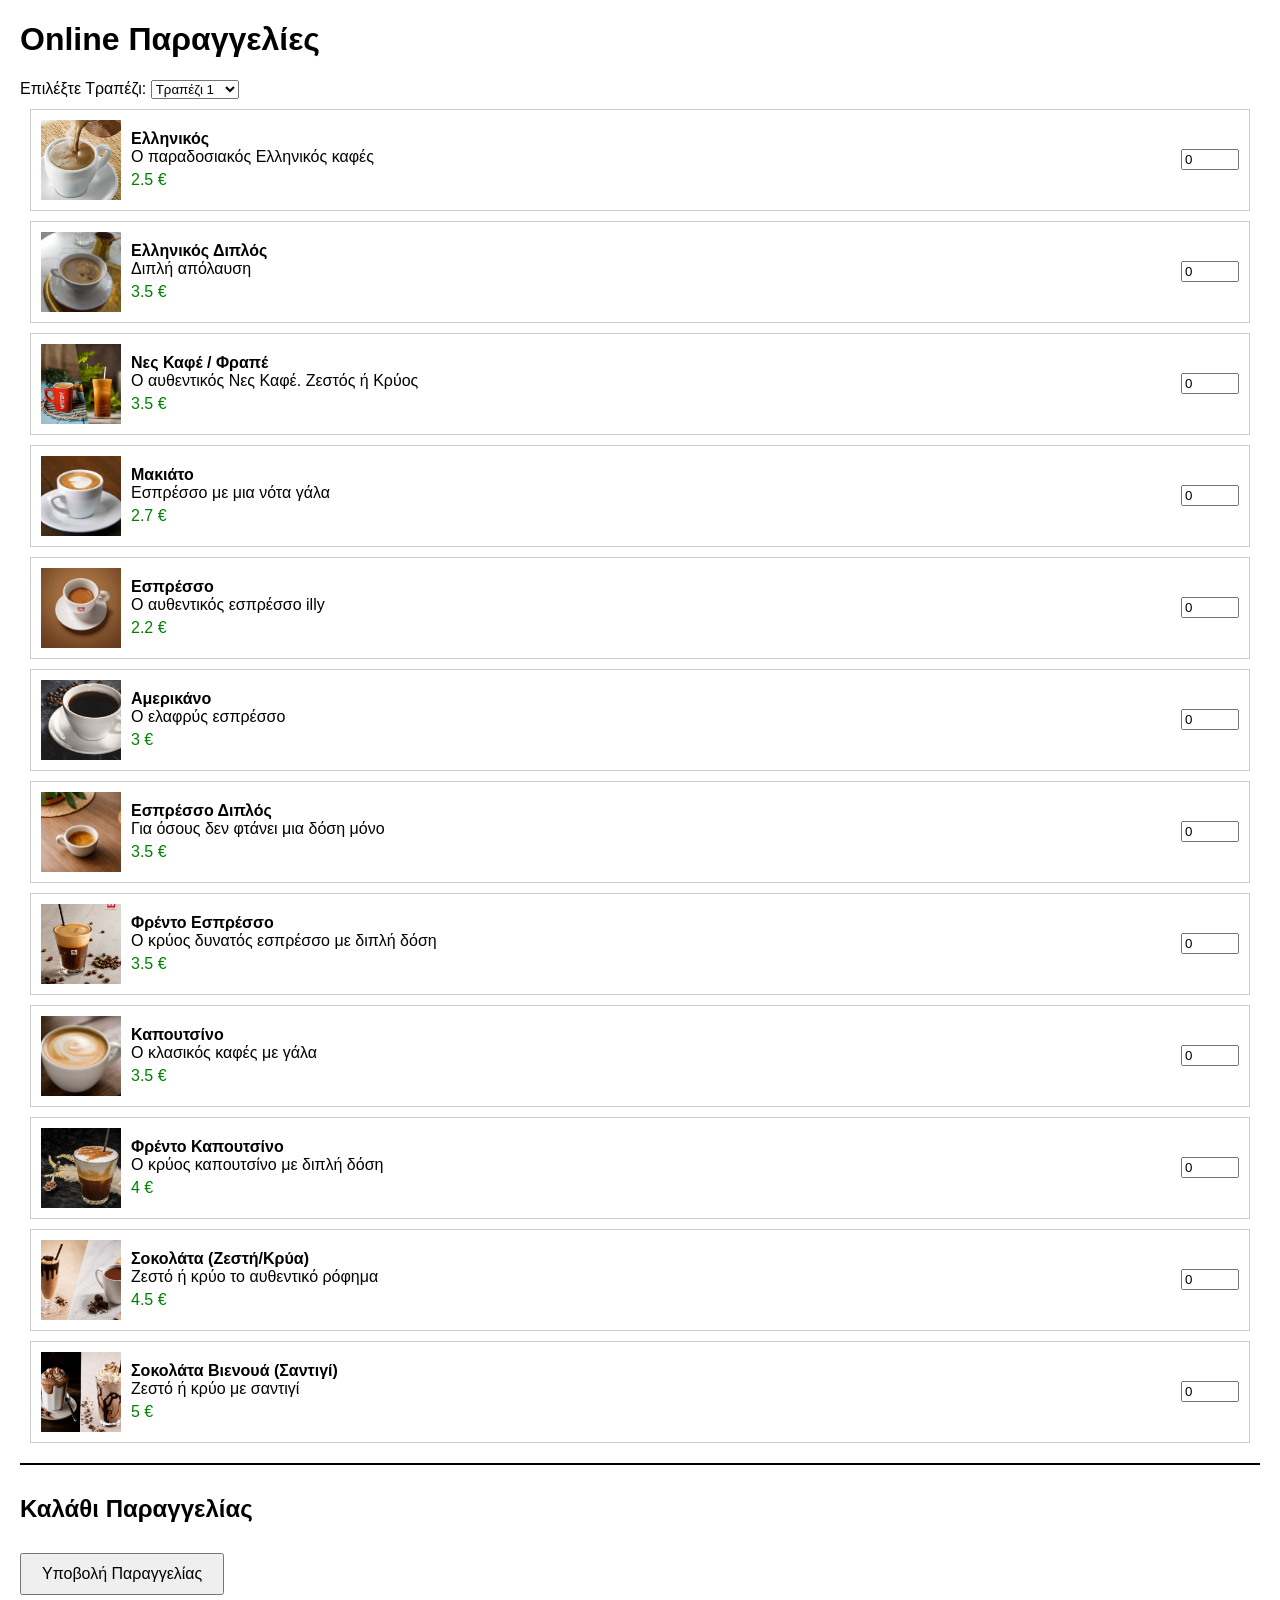
<file: order.html>
<!DOCTYPE html>
<html lang="el">
<head>
  <meta charset="UTF-8">
  <title>Online Παραγγελίες</title>
  <style>
    body { font-family: Arial, sans-serif; margin: 20px; }
    .product { border: 1px solid #ccc; padding: 10px; margin: 10px; display: flex; align-items: center; }
    .product img { width: 80px; height: 80px; margin-right: 10px; object-fit: cover; }
    .product-details { flex-grow: 1; }
    .product-name { font-weight: bold; }
    .product-price { color: green; margin-top: 5px; }
    .quantity { width: 50px; }
    #cart { margin-top: 20px; border-top: 2px solid #000; padding-top: 10px; }
    #submitOrder { margin-top: 10px; padding: 10px 20px; font-size: 16px; }
  </style>
</head>
<body>

<h1>Online Παραγγελίες</h1>

<label for="tableSelect">Επιλέξτε Τραπέζι:</label>
<select id="tableSelect"></select>

<div id="productsContainer"></div>

<div id="cart">
  <h2>Καλάθι Παραγγελίας</h2>
  <ul id="cartItems"></ul>
  <button id="submitOrder">Υποβολή Παραγγελίας</button>
</div>

<script>
let orderData = {};
let cart = [];

fetch('order.json')
  .then(response => response.json())
  .then(data => {
    orderData = data;
    populateTables(data.tables);
    displayProducts(data.products);
  });

function populateTables(tables) {
  const select = document.getElementById('tableSelect');
  tables.forEach(t => {
    const option = document.createElement('option');
    option.value = t;
    option.textContent = `Τραπέζι ${t}`;
    select.appendChild(option);
  });
}

function displayProducts(products) {
  const container = document.getElementById('productsContainer');
  products.forEach(p => {
    const div = document.createElement('div');
    div.className = 'product';
    
    const img = document.createElement('img');
    img.src = p.image;
    
    const details = document.createElement('div');
    details.className = 'product-details';
    
    const name = document.createElement('div');
    name.className = 'product-name';
    name.textContent = p.name.el;
    
    const desc = document.createElement('div');
    desc.textContent = p.description.el;
    
    const price = document.createElement('div');
    price.className = 'product-price';
    price.textContent = `${p.price} €`;
    
    const qty = document.createElement('input');
    qty.type = 'number';
    qty.min = 0;
    qty.value = 0;
    qty.className = 'quantity';
    qty.addEventListener('change', () => updateCart(p, parseInt(qty.value)));
    
    details.appendChild(name);
    details.appendChild(desc);
    details.appendChild(price);
    div.appendChild(img);
    div.appendChild(details);
    div.appendChild(qty);
    
    container.appendChild(div);
  });
}

function updateCart(product, quantity) {
  const index = cart.findIndex(item => item.product.name.el === product.name.el);
  if (index > -1) {
    if (quantity === 0) cart.splice(index,1);
    else cart[index].quantity = quantity;
  } else if (quantity > 0) {
    cart.push({product, quantity});
  }
  renderCart();
}

function renderCart() {
  const cartList = document.getElementById('cartItems');
  cartList.innerHTML = '';
  cart.forEach(item => {
    const li = document.createElement('li');
    li.textContent = `${item.product.name.el} x${item.quantity} - ${(item.product.price * item.quantity).toFixed(2)} €`;
    cartList.appendChild(li);
  });
}

document.getElementById('submitOrder').addEventListener('click', () => {
  const table = document.getElementById('tableSelect').value;
  if (cart.length === 0) {
    alert('Το καλάθι είναι άδειο!');
    return;
  }
  
  // Για demo, απλώς εμφανίζουμε alert. Στην πράξη μπορεί να σταλεί σε POS/email/webhook.
  alert(`Παραγγελία για Τραπέζι ${table}:\n` + cart.map(i => `${i.product.name.el} x${i.quantity}`).join('\n'));
  
  // Καθαρισμός καλαθιού
  cart = [];
  renderCart();
  document.querySelectorAll('.quantity').forEach(input => input.value = 0);
});
</script>

</body>
</html>
</file>
